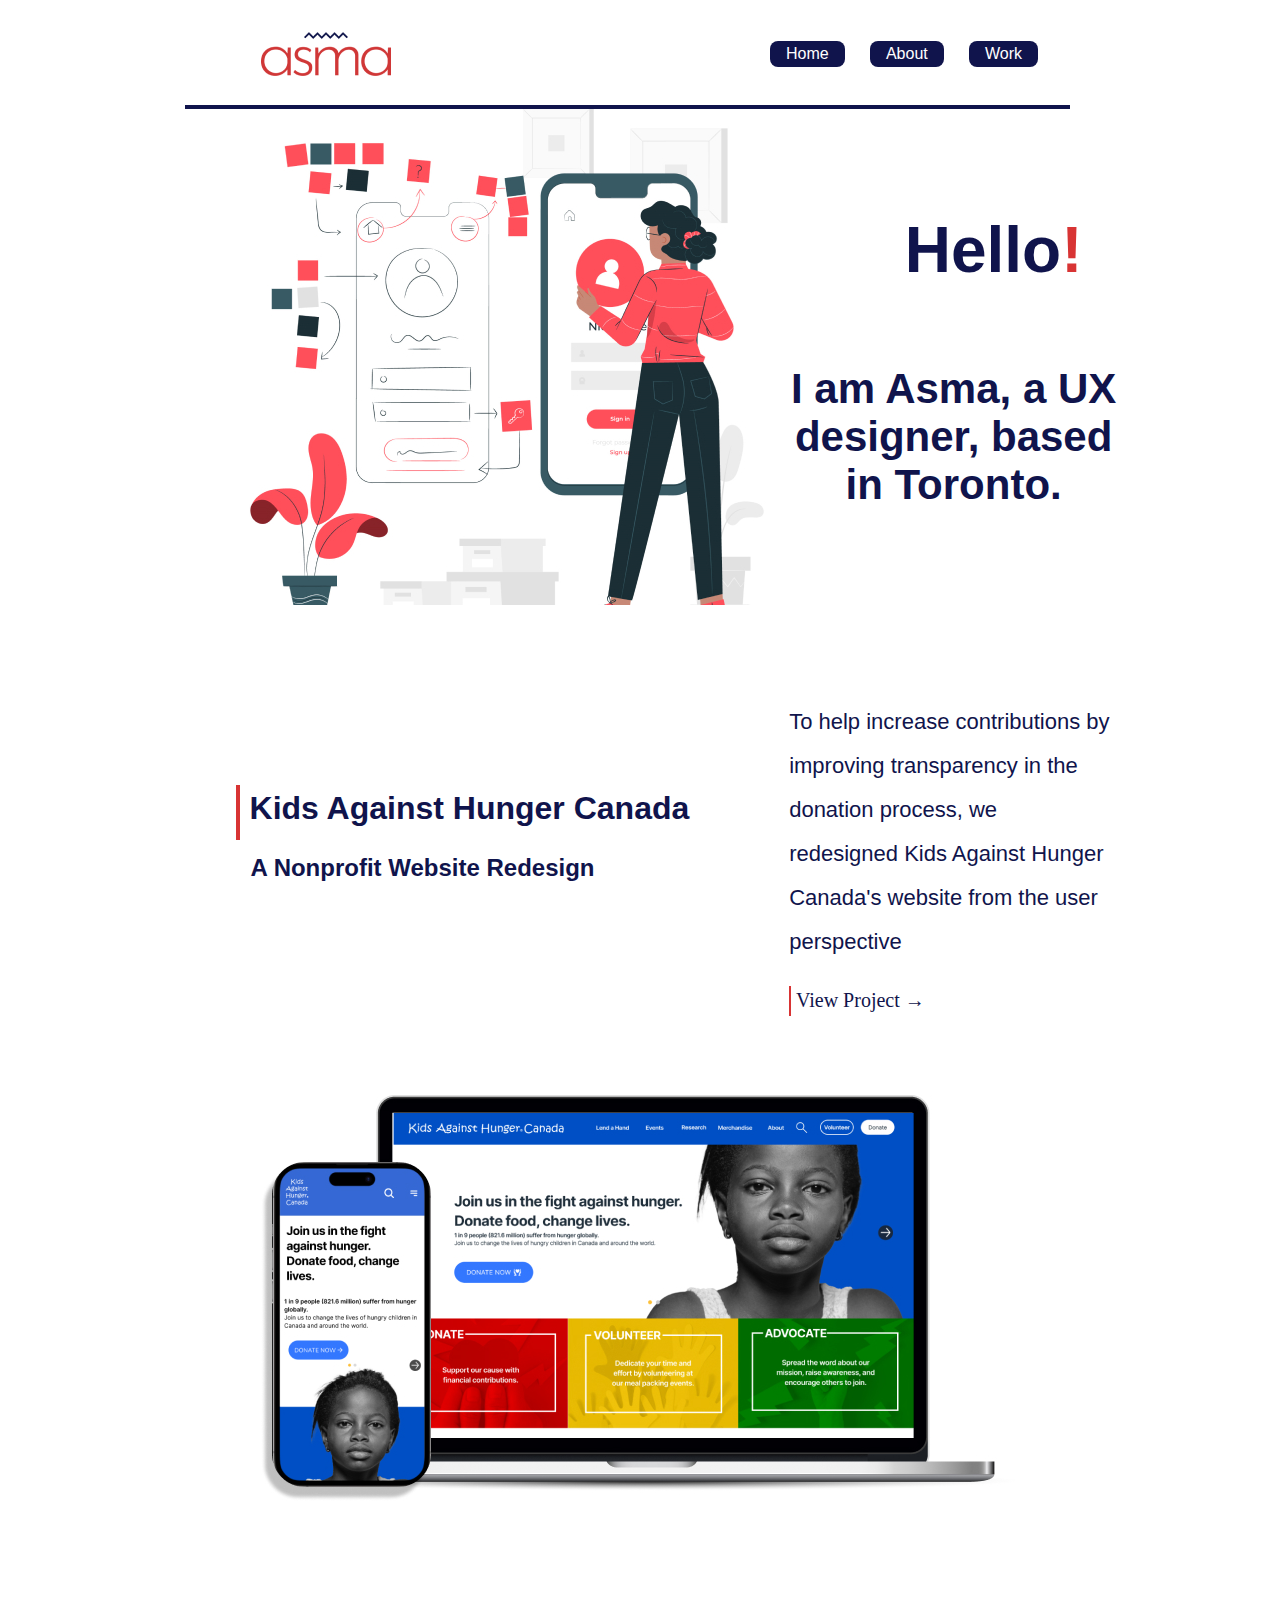
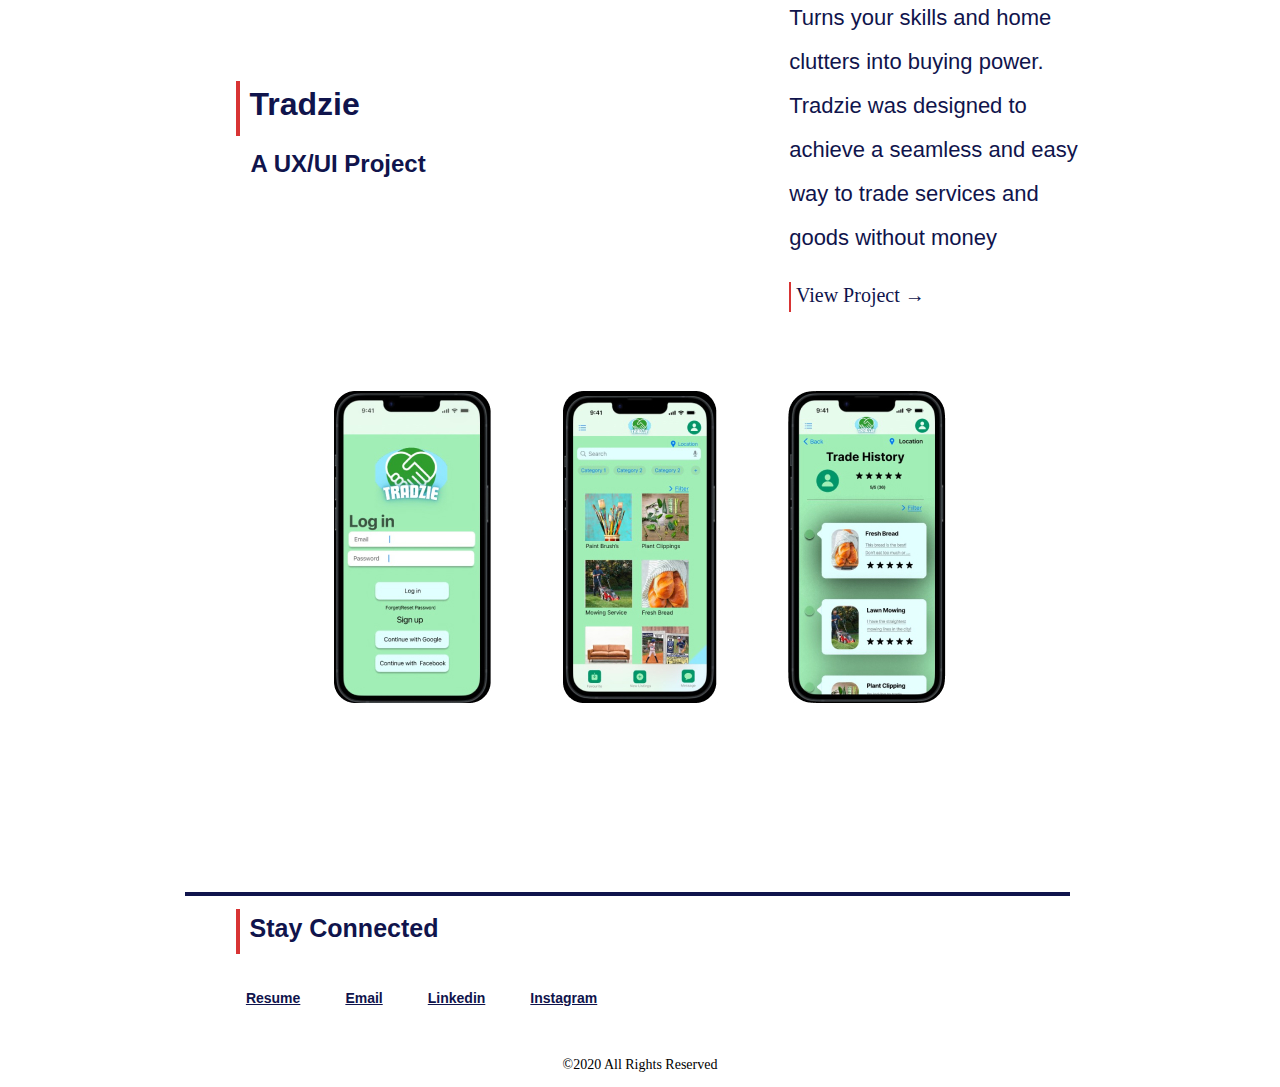
<file: index.html>
<!DOCTYPE html>
<html lang="en">

<head>
  <meta charset="UTF-8">
  </meta>

  <meta name="viewport" content="width=device-width, initial-scale=1.0">
  </meta>

  <link rel="stylesheet" type="text/css" href="./CSS/styles.css">
  </link>

  <title>Asma's Portfolio</title>
</head>

<header>
  <div style="display: flex;
        flex-direction: row;
        align-items: center;
        margin: auto;
        margin-top: 1%;">
    <img style="margin-left: 20%" src="./IMages/logo.png">

    <div style="margin-left: 30%">
      <button class="blue-red-button">Home</button>
    </div>

    <div style="margin-left: 2%">
      <button class="blue-red-button">About</button>
    </div>

    <div style="margin-left: 2%">
      <button class="blue-red-button">Work</button>
    </div>
  </div>

  <div style="width: 70%;
        background-color: rgb(16, 20, 76);
        height: 4px;
        margin-left: 14%;
        margin-top: 0.8%;"></div>
</header>

<body>
  <div>
    <div style="display: flex;
          flex-direction: row;
          align-items: center;
          margin: auto;">
      <img style="margin-left: 16%" src="./IMages/hero image.jpg">

      <div style="flex-direction: column">
        <div style="margin-left: 25%;
              display: flex;
              flex-direction: row;">
          <h1 style="font-size: 64px;
                font-weight: bold;
                font-family: 'Lucida Sans', 'Lucida Sans Regular',
                  'Lucida Grande', 'Lucida Sans Unicode', Geneva, Verdana,
                  sans-serif;
                color: rgb(16, 20, 76);">Hello</h1>

          <h1 style="font-family: 'Lucida Sans', 'Lucida Sans Regular',
                  'Lucida Grande', 'Lucida Sans Unicode', Geneva, Verdana,
                  sans-serif;
                font-size: 64px;
                color: rgb(216, 52, 52);">!</h1>
        </div>

        <div>
          <h2 style="max-width: 70%;
                font-size: 42px;
                color: rgb(16, 20, 76);
                font-family: 'Lucida Sans', 'Lucida Sans Regular',
                  'Lucida Grande', 'Lucida Sans Unicode', Geneva, Verdana,
                  sans-serif;
                font-weight: bolder;
                text-align: center;">
            I am Asma, a UX designer, based in Toronto.
          </h2>
        </div>
      </div>
    </div>
  </div>

  <div style="display: flex;
        flex-direction: row;
        align-items: center;
        margin-top: 5%;
        margin-left: 18%;">
    <div style="flex-direction: column;">
      <a style="text-decoration: none;
          outline: none;
          color: red;
          flex-direction: row;
          display: flex;" href="https://example.com">
        <div style="width: 4px; height: 55px; background-color: rgb(216, 52, 52);"></div>

        <h3 style="font-size: 32px;
            margin-top: 5px;
            margin-left: 10px;
            font-family: 'Lucida Sans', 'Lucida Sans Regular', 'Lucida Grande',
              'Lucida Sans Unicode', Geneva, Verdana, sans-serif;
            color: rgb(16, 20, 76);">Kids Against Hunger Canada</h3>
      </a>

      <h4 style="margin-left: 3%;
      font-size: 24px;
      min-width: 500px;
      margin-top: -1%;
      font-family: 'Lucida Sans', 'Lucida Sans Regular', 'Lucida Grande',
      'Lucida Sans Unicode', Geneva, Verdana, sans-serif;
      color: rgb(16, 20, 76);">A Nonprofit Website Redesign</h4>
    </div>

    <div style="flex-direction: column;">
      <p style="font-size: 22px; 
      font-family: 'Lucida Sans', 'Lucida Sans Regular', 'Lucida Grande',
      'Lucida Sans Unicode', Geneva, Verdana, sans-serif;
      color: rgb(16, 20, 76);
      max-width: 60%;
      margin-left: 10%;
      line-height: 2;
      font-weight:400;
      margin-top: 6%;">
        To help increase contributions by improving transparency in the donation process, we
        redesigned Kids Against Hunger Canada's website from the user perspective
      </p>

      <div>
        <a style="text-decoration: none;
          margin-left: 10%;
          outline: none;
          color: rgb(216, 52, 52);
          flex-direction: row;
          display: flex;" href="https://example.com">
          <div style="width: 2px; height: 30px; background-color: rgb(216, 52, 52);"></div>

          <p class="blue-red-text" style="margin-top: 0.5%; font-size: 20px; font-weight: 300; margin-left: 1%;">
            View
            Project &#8594
          </p>
        </a>
      </div>
    </div>
  </div>

  <div style="display: flex; justify-content: center; margin-top: 5%;">
    <img src="./IMages/Kids Against Hunger Canada.jpg">
  </div>

  <div style="display: flex;
    flex-direction: row;
    align-items: center;
    margin-top: 5%;
    margin-left: 18%;">
    <div style="flex-direction: column;">
      <a style="text-decoration: none;
         outline: none;
        color: red;
        flex-direction: row;
        display: flex;" href="https://example.com">
        <div style="width: 4px; height: 55px; background-color: rgb(216, 52, 52);"></div>

        <h3 style="font-size: 32px;
          margin-top: 5px;
          margin-left: 10px;
          font-family: 'Lucida Sans', 'Lucida Sans Regular', 'Lucida Grande',
          'Lucida Sans Unicode', Geneva, Verdana, sans-serif;
          color: rgb(16, 20, 76);">Tradzie</h3>
      </a>

      <h4
        style="margin-left: 3%;font-size: 24px;min-width: 500px;margin-top: -1%;font-family: 'Lucida Sans', 'Lucida Sans Regular', 'Lucida Grande',     'Lucida Sans Unicode', Geneva, Verdana, sans-serif;color: rgb(16, 20, 76);">
        A UX/UI Project</h4>
    </div>

    <div style="flex-direction: column;">
      <p style="font-size: 22px; 
          font-family: 'Lucida Sans', 'Lucida Sans Regular', 'Lucida Grande',
         'Lucida Sans Unicode', Geneva, Verdana, sans-serif;
          color: rgb(16, 20, 76);
          max-width: 55%;
          margin-left: 10%;
          line-height: 2;
          font-weight:400;
          margin-top: 6%;">
        Turns your skills and home clutters into buying power. Tradzie was designed to achieve a seamless and easy way
        to trade services and goods without money
      </p>

      <div>
        <a style="text-decoration: none;
            margin-left: 10%;
            outline: none;
            color: rgb(216, 52, 52);
            flex-direction: row;
            display: flex;" href="https://example.com">
          <div style="width: 2px; height: 30px; background-color: rgb(216, 52, 52);"></div>

          <p class="blue-red-text" style="margin-top: 0.5%; font-size: 20px; font-weight: 300; margin-left: 1%;">
            View
            Project &#8594
          </p>
        </a>
      </div>
    </div>
  </div>

  <div style="display: flex; justify-content: center; margin-top: 5%;">
    <img src="./IMages/Tradzie.jpg">
  </div>

</body>


<footer style="margin-top: 15%; justify-content: center;">
  <div style="width: 70%;
    background-color: rgb(16, 20, 76);
    height: 4px;
    margin-left: 14%;
    margin-top: 0.8%;">
  </div>

  <div style="flex-direction: column;margin-left: 18%; margin-top: 1%;">
    <a style="text-decoration: none;
        outline: none;
        color: red;
        flex-direction: row;
        display: flex;" href="https://example.com">
      <div style="width: 4px; height: 45px; background-color: rgb(216, 52, 52);"></div>

      <h3 style="font-size: 25px;
          font-weight: bold;
          margin-top: 5px;
          margin-left: 10px;
          font-family: 'Lucida Sans', 'Lucida Sans Regular', 'Lucida Grande',
            'Lucida Sans Unicode', Geneva, Verdana, sans-serif;
          color: rgb(16, 20, 76);">Stay Connected </h3>
    </a>

    <div style="flex-direction: row; margin-top: 2%; margin-left: 1%;">
      <a class="blue-red-text" style="font-size: 14px; font-weight: bold; font-family: 'Lucida Sans', 'Lucida Sans Regular', 'Lucida Grande',
      'Lucida Sans Unicode', Geneva, Verdana, sans-serif;" href="https://example.com"
        class="link-without-underline">Resume</a>
      <a class="blue-red-text" style="font-size: 14px; font-weight: bold; font-family: 'Lucida Sans', 'Lucida Sans Regular', 'Lucida Grande',
            'Lucida Sans Unicode', Geneva, Verdana, sans-serif; margin-left: 4%;" href="https://example.com"
        class="link-without-underline">Email</a>
      <a class="blue-red-text" style="font-size: 14px; font-weight: bold; font-family: 'Lucida Sans', 'Lucida Sans Regular', 'Lucida Grande',
        'Lucida Sans Unicode', Geneva, Verdana, sans-serif;margin-left: 4%;" href="https://example.com"
        class="link-without-underline">Linkedin</a>
      <a class="blue-red-text" style="font-size: 14px; font-weight: bold; font-family: 'Lucida Sans', 'Lucida Sans Regular', 'Lucida Grande',
        'Lucida Sans Unicode', Geneva, Verdana, sans-serif;margin-left: 4%;" href="https://example.com"
        class="link-without-underline">Instagram</a>
    </div>
  </div>

  <p style="justify-content: center; display: flex; margin-top: 4%; font-size: 14px;">©2020 All Rights Reserved</p>


</footer>

</html>
</file>
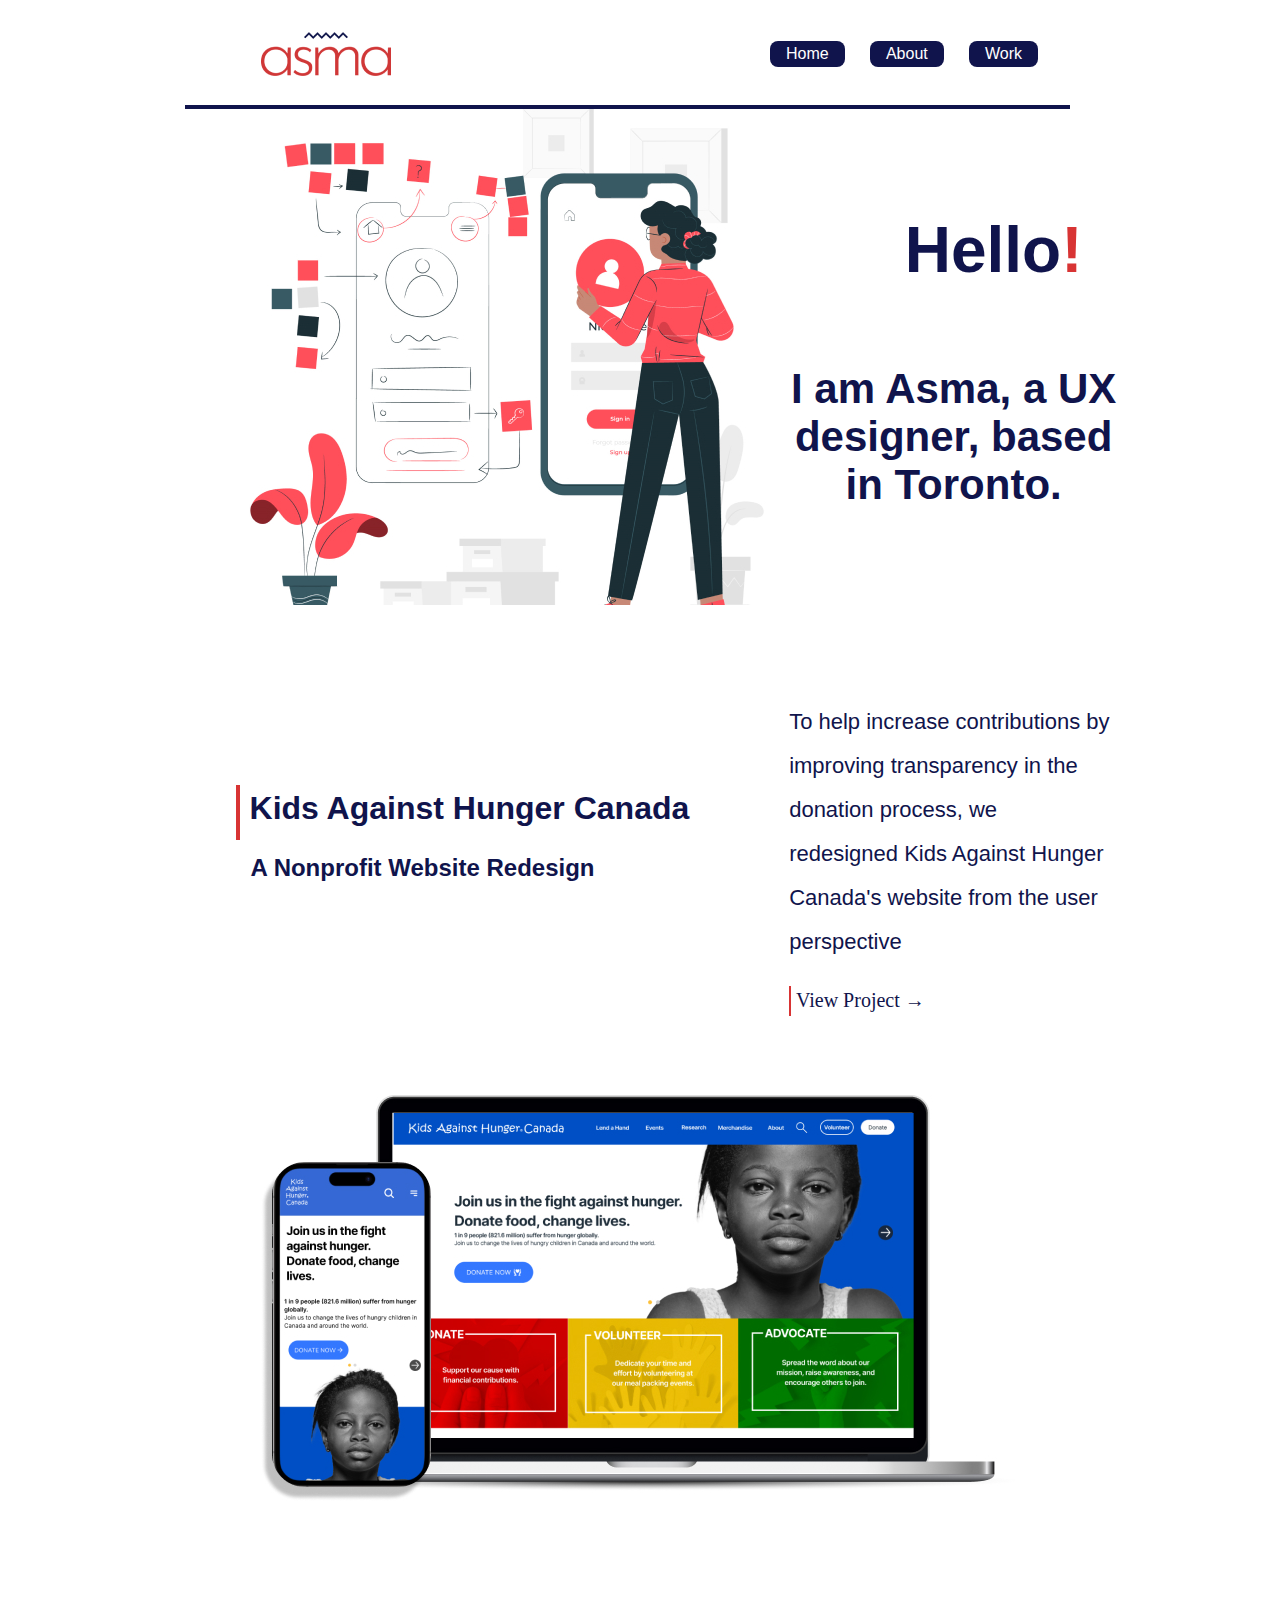
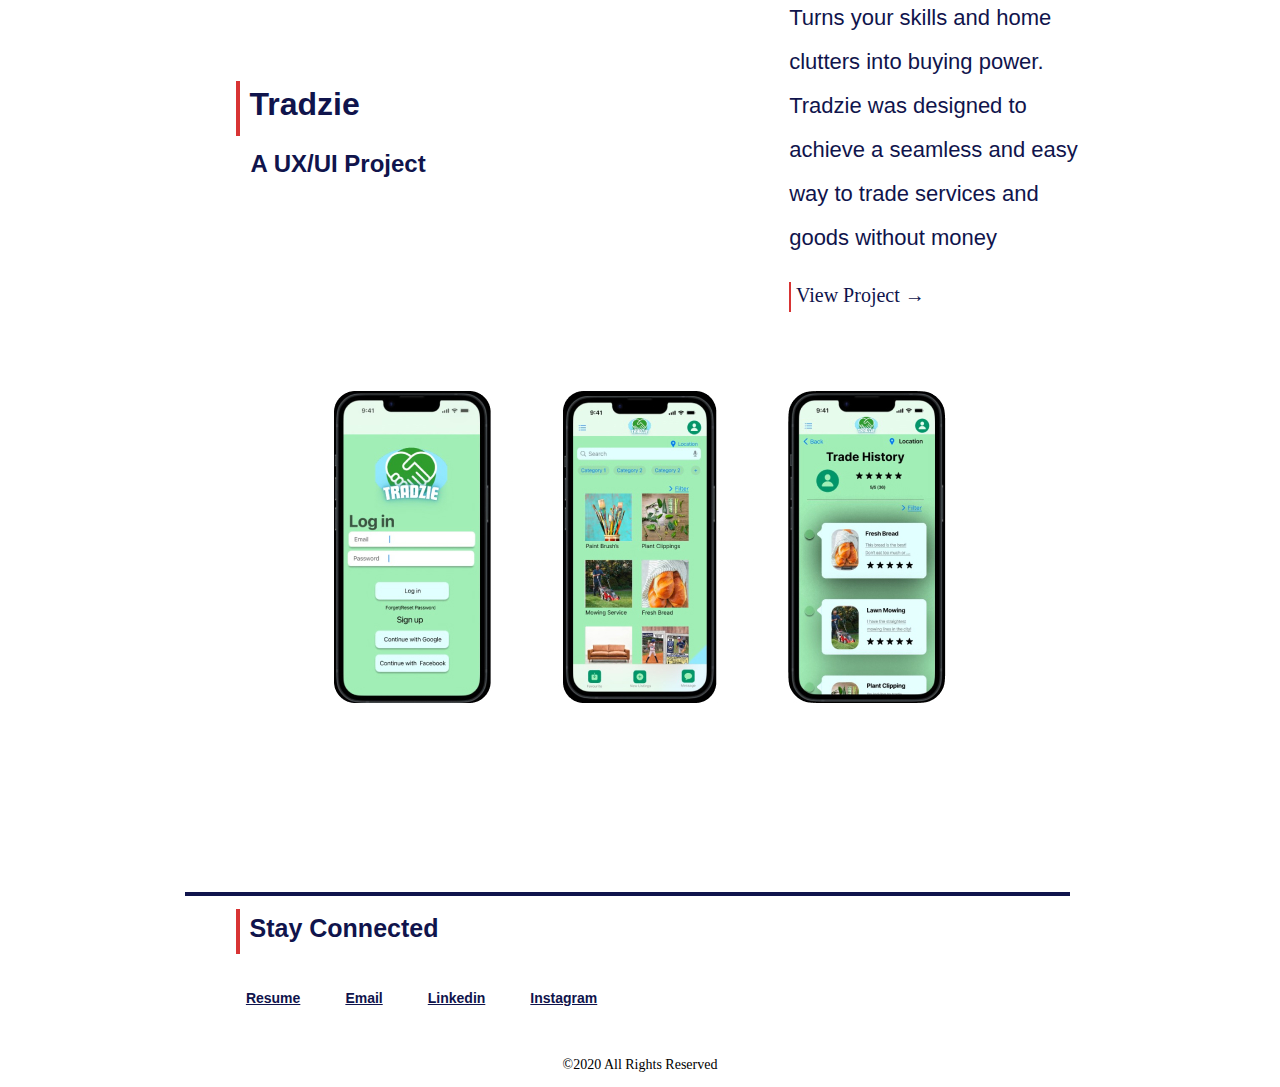
<file: FrontPage.html>
<!DOCTYPE html>
<html lang="en">

<head>
  <meta charset="UTF-8">
  </meta>

  <meta name="viewport" content="width=device-width, initial-scale=1.0">
  </meta>

  <link rel="stylesheet" type="text/css" href="./CSS/styles.css">
  </link>

  <title>Asma's Portfolio</title>
</head>

<header>
  <div style="display: flex;
        flex-direction: row;
        align-items: center;
        margin: auto;
        margin-top: 1%;">
    <img style="margin-left: 20%" src="./IMages/logo.png">

    <div style="margin-left: 30%">
      <button class="blue-red-button">Home</button>
    </div>

    <div style="margin-left: 2%">
      <button class="blue-red-button">About</button>
    </div>

    <div style="margin-left: 2%">
      <button class="blue-red-button">Work</button>
    </div>
  </div>

  <div style="width: 70%;
        background-color: rgb(16, 20, 76);
        height: 4px;
        margin-left: 14%;
        margin-top: 0.8%;"></div>
</header>

<body>
  <div>
    <div style="display: flex;
          flex-direction: row;
          align-items: center;
          margin: auto;">
      <img style="margin-left: 16%" src="./IMages/hero image.jpg">

      <div style="flex-direction: column">
        <div style="margin-left: 25%;
              display: flex;
              flex-direction: row;">
          <h1 style="font-size: 64px;
                font-weight: bold;
                font-family: 'Lucida Sans', 'Lucida Sans Regular',
                  'Lucida Grande', 'Lucida Sans Unicode', Geneva, Verdana,
                  sans-serif;
                color: rgb(16, 20, 76);">Hello</h1>

          <h1 style="font-family: 'Lucida Sans', 'Lucida Sans Regular',
                  'Lucida Grande', 'Lucida Sans Unicode', Geneva, Verdana,
                  sans-serif;
                font-size: 64px;
                color: rgb(216, 52, 52);">!</h1>
        </div>

        <div>
          <h2 style="max-width: 70%;
                font-size: 42px;
                color: rgb(16, 20, 76);
                font-family: 'Lucida Sans', 'Lucida Sans Regular',
                  'Lucida Grande', 'Lucida Sans Unicode', Geneva, Verdana,
                  sans-serif;
                font-weight: bolder;
                text-align: center;">
            I am Asma, a UX designer, based in Toronto.
          </h2>
        </div>
      </div>
    </div>
  </div>

  <div style="display: flex;
        flex-direction: row;
        align-items: center;
        margin-top: 5%;
        margin-left: 18%;">
    <div style="flex-direction: column;">
      <a style="text-decoration: none;
          outline: none;
          color: red;
          flex-direction: row;
          display: flex;" href="https://example.com">
        <div style="width: 4px; height: 55px; background-color: rgb(216, 52, 52);"></div>

        <h3 style="font-size: 32px;
            margin-top: 5px;
            margin-left: 10px;
            font-family: 'Lucida Sans', 'Lucida Sans Regular', 'Lucida Grande',
              'Lucida Sans Unicode', Geneva, Verdana, sans-serif;
            color: rgb(16, 20, 76);">Kids Against Hunger Canada</h3>
      </a>

      <h4 style="margin-left: 3%;
      font-size: 24px;
      min-width: 500px;
      margin-top: -1%;
      font-family: 'Lucida Sans', 'Lucida Sans Regular', 'Lucida Grande',
      'Lucida Sans Unicode', Geneva, Verdana, sans-serif;
      color: rgb(16, 20, 76);">A Nonprofit Website Redesign</h4>
    </div>

    <div style="flex-direction: column;">
      <p style="font-size: 22px; 
      font-family: 'Lucida Sans', 'Lucida Sans Regular', 'Lucida Grande',
      'Lucida Sans Unicode', Geneva, Verdana, sans-serif;
      color: rgb(16, 20, 76);
      max-width: 60%;
      margin-left: 10%;
      line-height: 2;
      font-weight:400;
      margin-top: 6%;">
        To help increase contributions by improving transparency in the donation process, we
        redesigned Kids Against Hunger Canada's website from the user perspective
      </p>

      <div>
        <a style="text-decoration: none;
          margin-left: 10%;
          outline: none;
          color: rgb(216, 52, 52);
          flex-direction: row;
          display: flex;" href="https://example.com">
          <div style="width: 2px; height: 30px; background-color: rgb(216, 52, 52);"></div>

          <p class="blue-red-text" style="margin-top: 0.5%; font-size: 20px; font-weight: 300; margin-left: 1%;">
            View
            Project &#8594
          </p>
        </a>
      </div>
    </div>
  </div>

  <div style="display: flex; justify-content: center; margin-top: 5%;">
    <img src="./IMages/Kids Against Hunger Canada.jpg">
  </div>

  <div style="display: flex;
    flex-direction: row;
    align-items: center;
    margin-top: 5%;
    margin-left: 18%;">
    <div style="flex-direction: column;">
      <a style="text-decoration: none;
         outline: none;
        color: red;
        flex-direction: row;
        display: flex;" href="https://example.com">
        <div style="width: 4px; height: 55px; background-color: rgb(216, 52, 52);"></div>

        <h3 style="font-size: 32px;
          margin-top: 5px;
          margin-left: 10px;
          font-family: 'Lucida Sans', 'Lucida Sans Regular', 'Lucida Grande',
          'Lucida Sans Unicode', Geneva, Verdana, sans-serif;
          color: rgb(16, 20, 76);">Tradzie</h3>
      </a>

      <h4
        style="margin-left: 3%;font-size: 24px;min-width: 500px;margin-top: -1%;font-family: 'Lucida Sans', 'Lucida Sans Regular', 'Lucida Grande',     'Lucida Sans Unicode', Geneva, Verdana, sans-serif;color: rgb(16, 20, 76);">
        A UX/UI Project</h4>
    </div>

    <div style="flex-direction: column;">
      <p style="font-size: 22px; 
          font-family: 'Lucida Sans', 'Lucida Sans Regular', 'Lucida Grande',
         'Lucida Sans Unicode', Geneva, Verdana, sans-serif;
          color: rgb(16, 20, 76);
          max-width: 55%;
          margin-left: 10%;
          line-height: 2;
          font-weight:400;
          margin-top: 6%;">
        Turns your skills and home clutters into buying power. Tradzie was designed to achieve a seamless and easy way
        to trade services and goods without money
      </p>

      <div>
        <a style="text-decoration: none;
            margin-left: 10%;
            outline: none;
            color: rgb(216, 52, 52);
            flex-direction: row;
            display: flex;" href="https://example.com">
          <div style="width: 2px; height: 30px; background-color: rgb(216, 52, 52);"></div>

          <p class="blue-red-text" style="margin-top: 0.5%; font-size: 20px; font-weight: 300; margin-left: 1%;">
            View
            Project &#8594
          </p>
        </a>
      </div>
    </div>
  </div>

  <div style="display: flex; justify-content: center; margin-top: 5%;">
    <img src="./IMages/Tradzie.jpg">
  </div>

</body>


<footer style="margin-top: 15%; justify-content: center;">
  <div style="width: 70%;
    background-color: rgb(16, 20, 76);
    height: 4px;
    margin-left: 14%;
    margin-top: 0.8%;">
  </div>

  <div style="flex-direction: column;margin-left: 18%; margin-top: 1%;">
    <a style="text-decoration: none;
        outline: none;
        color: red;
        flex-direction: row;
        display: flex;" href="https://example.com">
      <div style="width: 4px; height: 45px; background-color: rgb(216, 52, 52);"></div>

      <h3 style="font-size: 25px;
          font-weight: bold;
          margin-top: 5px;
          margin-left: 10px;
          font-family: 'Lucida Sans', 'Lucida Sans Regular', 'Lucida Grande',
            'Lucida Sans Unicode', Geneva, Verdana, sans-serif;
          color: rgb(16, 20, 76);">Stay Connected </h3>
    </a>

    <div style="flex-direction: row; margin-top: 2%; margin-left: 1%;">
      <a class="blue-red-text" style="font-size: 14px; font-weight: bold; font-family: 'Lucida Sans', 'Lucida Sans Regular', 'Lucida Grande',
      'Lucida Sans Unicode', Geneva, Verdana, sans-serif;" href="https://example.com"
        class="link-without-underline">Resume</a>
      <a class="blue-red-text" style="font-size: 14px; font-weight: bold; font-family: 'Lucida Sans', 'Lucida Sans Regular', 'Lucida Grande',
            'Lucida Sans Unicode', Geneva, Verdana, sans-serif; margin-left: 4%;" href="https://example.com"
        class="link-without-underline">Email</a>
      <a class="blue-red-text" style="font-size: 14px; font-weight: bold; font-family: 'Lucida Sans', 'Lucida Sans Regular', 'Lucida Grande',
        'Lucida Sans Unicode', Geneva, Verdana, sans-serif;margin-left: 4%;" href="https://example.com"
        class="link-without-underline">Linkedin</a>
      <a class="blue-red-text" style="font-size: 14px; font-weight: bold; font-family: 'Lucida Sans', 'Lucida Sans Regular', 'Lucida Grande',
        'Lucida Sans Unicode', Geneva, Verdana, sans-serif;margin-left: 4%;" href="https://example.com"
        class="link-without-underline">Instagram</a>
    </div>
  </div>

  <p style="justify-content: center; display: flex; margin-top: 4%; font-size: 14px;">©2020 All Rights Reserved</p>


</footer>

</html>
</file>
<file: CSS/styles.css>
.blue-red-button {
    background-color: rgb(16,20,76);
    color: white;
    padding: 4px 16px;
    border-radius: 8px;
    font-size: 16px;
    border: none;
    cursor: pointer;
    transition: background-color 0.2s;
  }
  
  .blue-red-button:hover {
    background-color: rgb(216,52,52);
  }

  .blue-red:hover{
    color: rgb(216,52,52);
  }

  

.blue-red-text {
  color: rgb(16, 20, 76);
}

.blue-red-text:hover {
  color: rgb(216, 52, 52);
}
</file>
